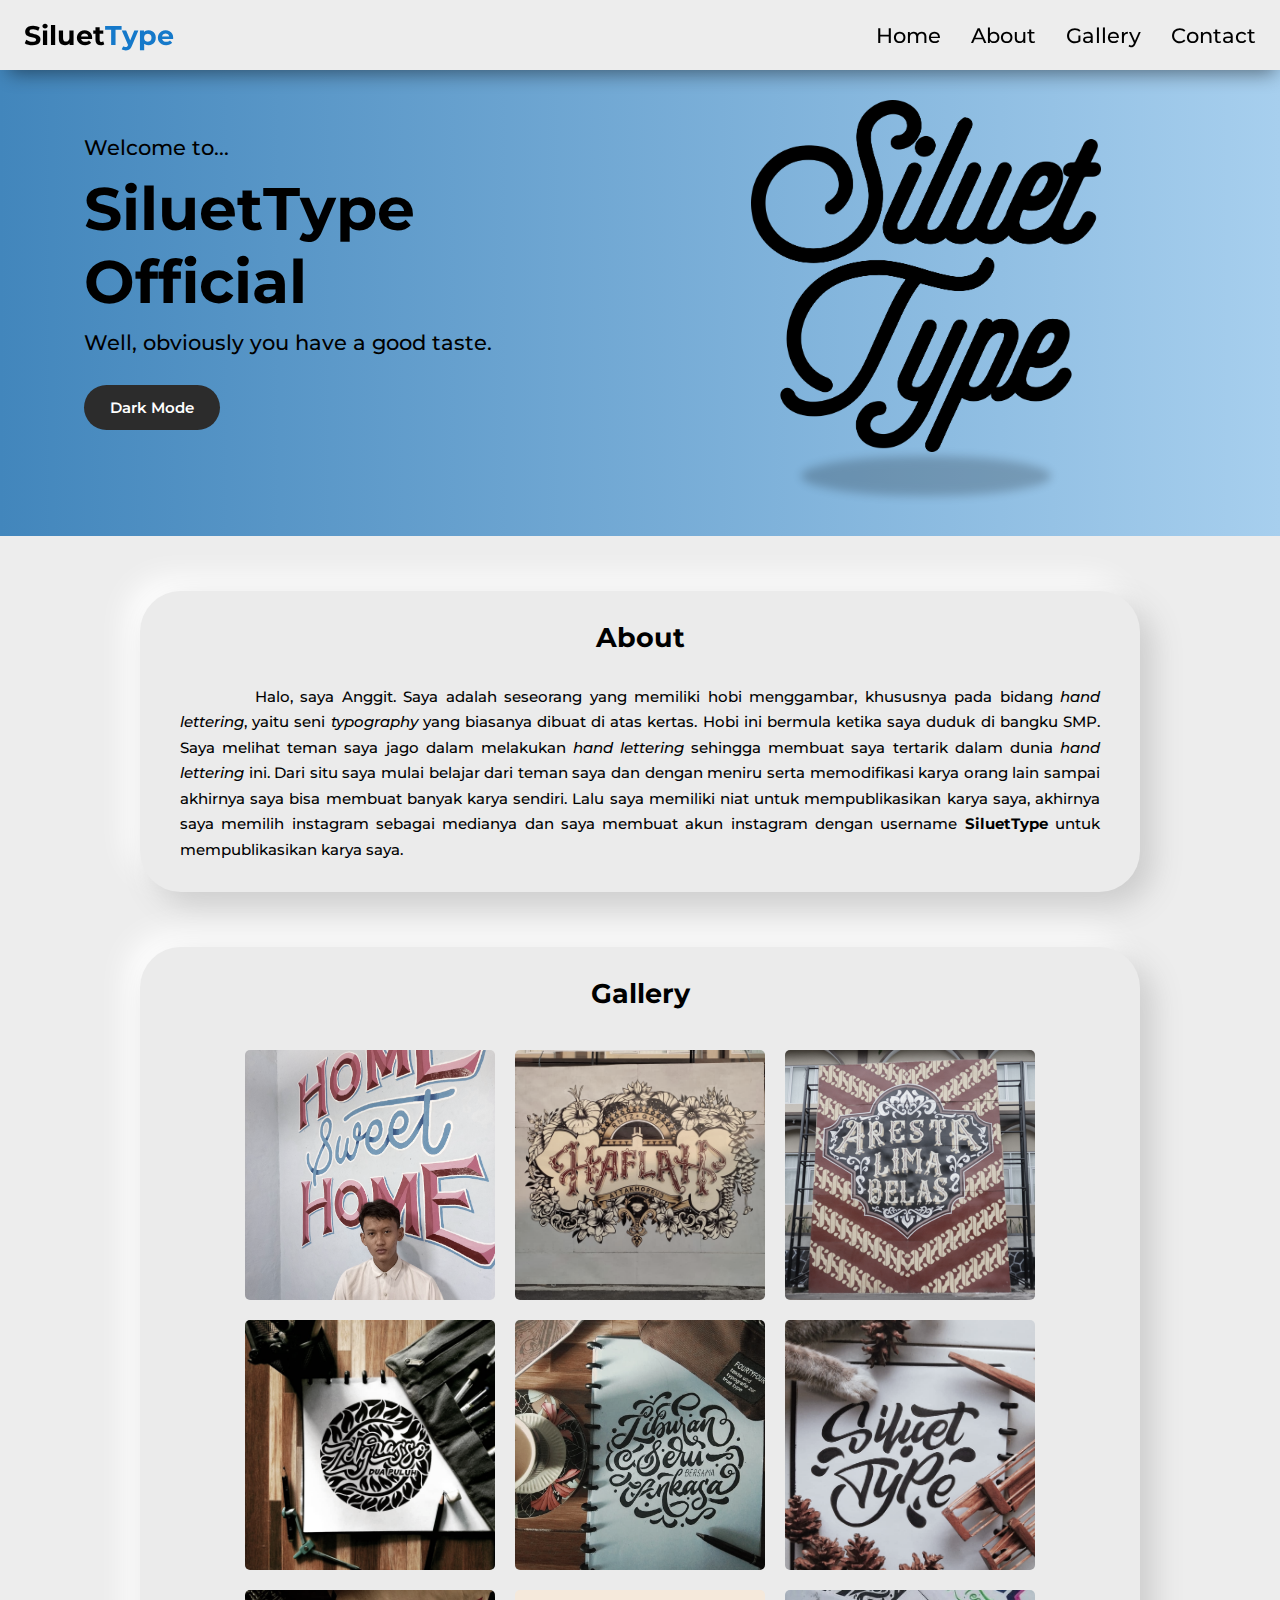
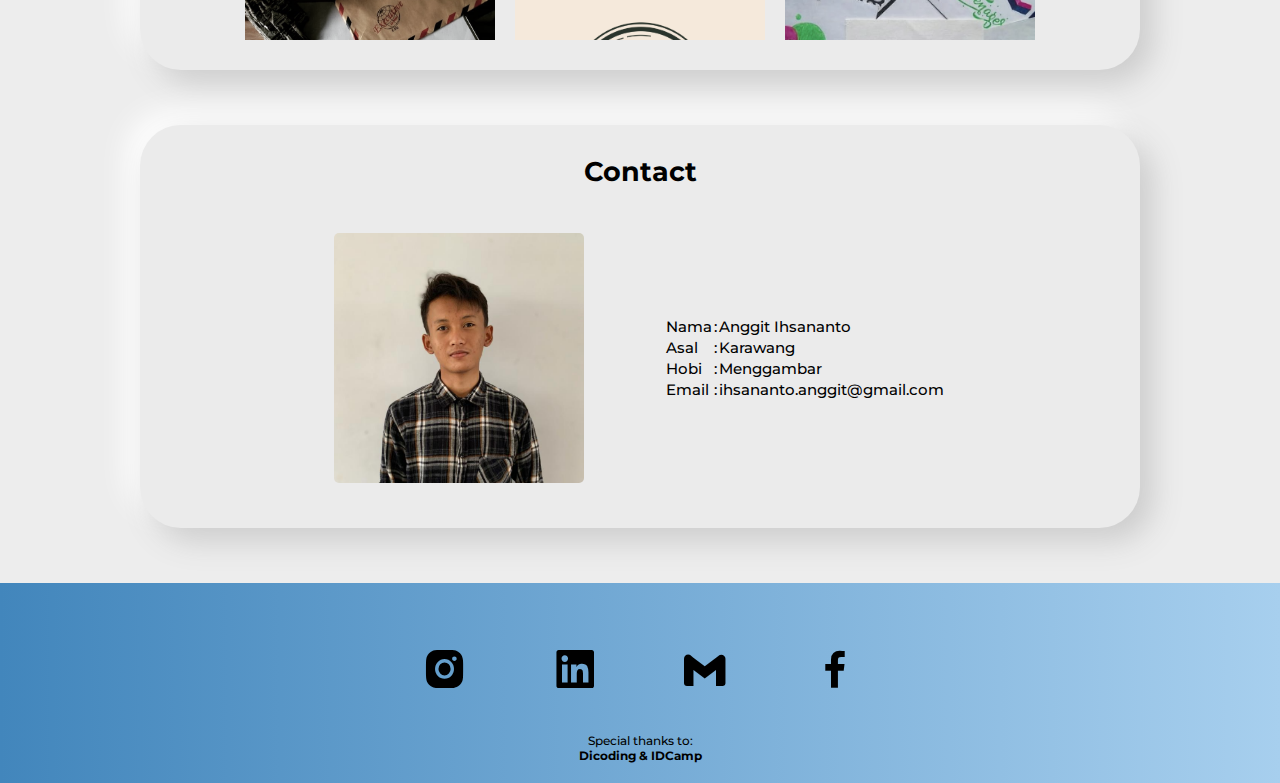
<file: index.html>
<!DOCTYPE html>
<html lang="en">
<head>
    <meta charset="UTF-8">
    <meta http-equiv="X-UA-Compatible" content="IE=edge">
    <meta name="viewport" content="width=device-width, initial-scale=1.0">
    <link href='https://unpkg.com/boxicons@2.1.2/css/boxicons.min.css' rel='stylesheet'>
    <link id="stylesheet" rel="stylesheet" href="assets/style.css">
    <link rel="icon" type="image" href="./assets/img/page-icon.png">
    <title>SiluetType</title>
</head>
<body>
    <header class="header">
        <nav class="nav container">
            <a href="#main" class="nav-logo">Siluet<span>Type</span></a>

            <div class="nav-menu" id="nav-menu">
                <ul class="nav-list">
                    <li class="nav-item"><a href="#main" class="nav-link">Home</a></li>
                    <li class="nav-item"><a href="#about" class="nav-link">About</a></li>
                    <li class="nav-item"><a href="#gallery" class="nav-link">Gallery</a></li>
                    <li class="nav-item"><a href="#contact" class="nav-link">Contact</a></li>
                </ul>

                <div class="nav-close" id="nav-close">
                    <i class='bx bx-x'></i>
                </div>
            </div>
            <div class="nav-grid" id="nav-grid">
                <i class='bx bx-grid-alt'></i>
            </div>
        </nav>
    </header>
    
    <main>
        <div id="main">
            <section class="hero">
                <div class="hero-container container">
                    <div class="hero-content">
                        <span class="hero-subtitle">Welcome to...</span>
                        <h1 class="hero-title">SiluetType Official</h1>
                        <span class="hero-subtitle">Well, obviously you have a good taste.</span>
                        <div id="hero-button" class="hero-button" onclick="changeMode()">Dark Mode</div>
                    </div>
                    <div class="hero-img">
                        <img id="hero-logo" src="./assets/img/logo.png" alt="SiluetType logo">
                        <div class="img-shadow"></div>
                    </div>
                </div>
            </section>

            <article id="about" class="card">
                <h2>About</h2>
                <p>Halo, saya Anggit. Saya adalah seseorang yang memiliki hobi menggambar, khususnya pada bidang <i>hand lettering</i>, yaitu seni <i>typography</i> yang biasanya dibuat di atas kertas. Hobi ini bermula ketika saya duduk di bangku SMP. Saya melihat teman saya jago dalam melakukan <i>hand lettering</i> sehingga membuat saya tertarik dalam dunia <i>hand lettering</i> ini. Dari situ saya mulai belajar dari teman saya dan dengan meniru serta memodifikasi karya orang lain sampai akhirnya saya bisa membuat banyak karya sendiri. Lalu saya memiliki niat untuk mempublikasikan karya saya, akhirnya saya memilih instagram sebagai medianya dan saya membuat akun instagram dengan username <b>SiluetType</b> untuk mempublikasikan karya saya.</p>
            </article>

            <article id="gallery" class="card">
                <div class="container">
                    <h2>Gallery</h2>
                    <div class="gallery-flex">
                        <div class="photo-item">
                            <a href="./deskripsi1.html"><img href src="./assets/img/1.jpg" alt=""></a>
                        </div>
                        <div class="photo-item">
                            <a href="./deskripsi2.html"><img src="./assets/img/2.jpg" alt=""></a>
                        </div>
                        <div class="photo-item">
                            <a href="deskripsi3.html"><img src="./assets/img/3.jpg" alt=""></a>
                        </div>
                        
                        <div class="photo-item">
                            <a href="./deskripsi4.html"><img src="./assets/img/4.jpg" alt=""></a>
                        </div>
                        <div class="photo-item">
                            <a href="./deskripsi5.html"><img src="./assets/img/5.jpg" alt=""></a>
                        </div>
                        <div class="photo-item">
                            <img src="./assets/img/6.jpg" onclick="comingSoon()" alt="">
                        </div>
                        
                        <div class="photo-item">
                            <img src="./assets/img/7.jpg" onclick="comingSoon()" alt="">
                        </div>
                        <div class="photo-item">
                            <img src="./assets/img/8.png" onclick="comingSoon()" alt="">
                        </div>
                        <div class="photo-item">
                            <img src="./assets/img/9.jpg" onclick="comingSoon()" alt="">
                        </div>
                        
                    </div>
                </div>
            </article>

            <aside id="contact" class="card">
                <div class="container">
                    <h2>Contact</h2>
                    <div class="contact-flex">
                        <div class="profile-photo">
                            <img src="./assets/img/profile.png" alt="foto profil">
                        </div>
                        <div class="profile-contact">
                            <table cellpadding="10">
                                <tr>
                                    <td>Nama</td>
                                    <td>:</td>
                                    <td>Anggit Ihsananto</td>
                                </tr>
                                <tr>
                                    <td>Asal</td>
                                    <td>:</td>
                                    <td>Karawang</td>
                                </tr>
                                <tr>
                                    <td>Hobi</td>
                                    <td>:</td>
                                    <td>Menggambar</td>
                                </tr>
                                <tr>
                                    <td>Email</td>
                                    <td>:</td>
                                    <td>ihsananto.anggit@gmail.com</td>
                                </tr>
                            </table>
                        </div>
                    </div>
                </div>
            </aside>
        </div>
    </main>

    <footer>
        <div class="footer">
            <div class="footer-flex">
                <div class="footer-item"><a href="https://www.instagram.com/siluettype/" target="_blank"><i class='bx bxl-instagram-alt' ></i></a></div>
                <div class="footer-item"><a href="https://www.linkedin.com/in/anggit-ihsananto-60110921b/" target="_blank"><i class='bx bxl-linkedin-square'></i></a></div>
                <div class="footer-item"><i id="email" onclick="emailCopy()" class='bx bxl-gmail'></i></div>
                <div class="footer-item"><a href="https://facebook.com/anggit.ihsananto/" target="_blank"><i class='bx bxl-facebook'></i></a></div>
            </div>
            <div>
                <p>Special thanks to:</p>
                <p><b>Dicoding & IDCamp</b></p>
            </div>
        </div>
    </footer>

    <script src="./assets/main.js"></script>
</body>
</html>
</file>
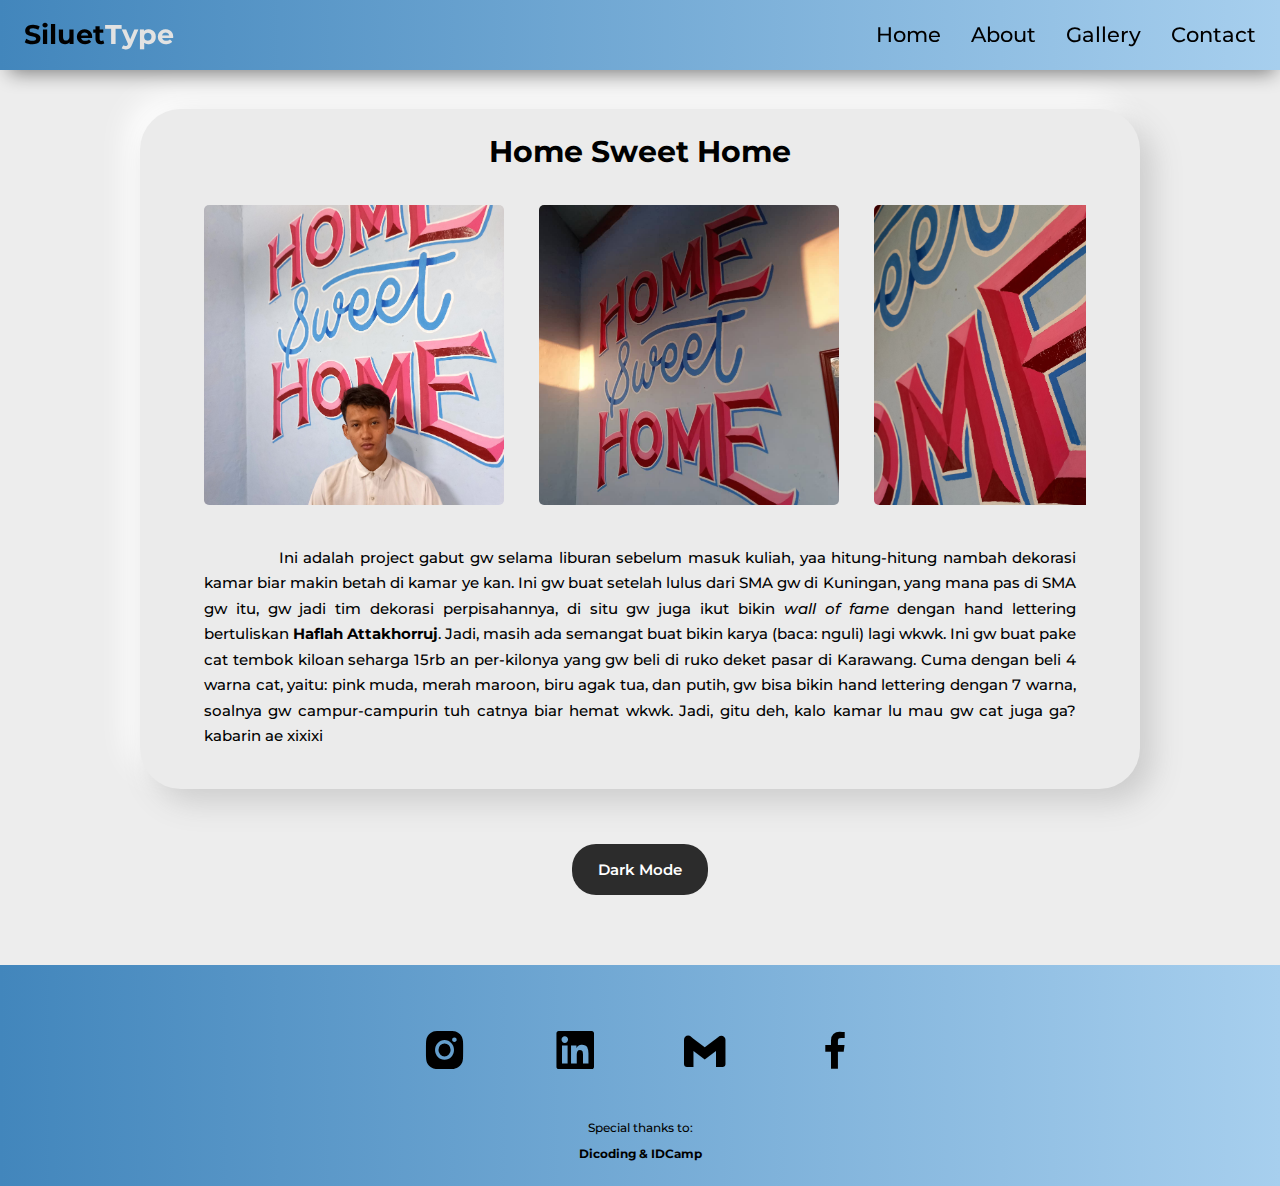
<file: deskripsi1.html>
<!DOCTYPE html>
<html lang="en">
<head>
    <meta charset="UTF-8">
    <meta http-equiv="X-UA-Compatible" content="IE=edge">
    <meta name="viewport" content="width=device-width, initial-scale=1.0">
    <link href='https://unpkg.com/boxicons@2.1.2/css/boxicons.min.css' rel='stylesheet'>
    <link rel="icon" type="image" href="./assets/img/page-icon.png">
    <link id="stylesheet" rel="stylesheet" href="./assets/style-deskripsi.css">
    <title>SiluetType - Home Sweet Home</title>
</head>
<body>
    <header class="header">
        <nav class="nav container">
            <a href="./index.html" class="nav-logo">Siluet<span>Type</span></a>

            <div class="nav-menu" id="nav-menu">
                <ul class="nav-list">
                    <li class="nav-item"><a href="./index.html" class="nav-link">Home</a></li>
                    <li class="nav-item"><a href="./index.html#about" class="nav-link">About</a></li>
                    <li class="nav-item"><a href="./index.html#gallery" class="nav-link">Gallery</a></li>
                    <li class="nav-item"><a href="./index.html#contact" class="nav-link">Contact</a></li>
                </ul>

                <div class="nav-close" id="nav-close">
                    <i class='bx bx-x'></i>
                </div>
            </div>
            <div class="nav-grid" id="nav-grid">
                <i class='bx bx-grid-alt'></i>
            </div>
        </nav>
    </header>

    <main>
        <div id="tes"></div>

        <article id="gallery" class="card">
            <div class="container">
                <h1>Home Sweet Home</h1>
                <div class="gallery-flex">
                    <div class="photo-item">
                        <img href src="./assets/img/1.jpg" alt="">
                    </div>
                    <div class="photo-item">
                        <img src="./assets/img/desk1_1.jpg" alt="">
                    </div>
                    <div class="photo-item">
                        <img src="./assets/img/desk1_2.jpg" alt="">
                    </div>
                    <div class="photo-item">
                        <img src="./assets/img/desk1_3.jpg" alt="">
                    </div>
                    <div class="photo-item">
                        <img src="./assets/img/desk1_4.jpg" alt="">
                    </div>
                    <div class="photo-item">
                        <img src="./assets/img/desk1_5.jpg" alt="">
                    </div>
                </div>
                <p>Ini adalah project gabut gw selama liburan sebelum masuk kuliah, yaa hitung-hitung nambah dekorasi kamar biar makin betah di kamar ye kan. Ini gw buat setelah lulus dari SMA gw di Kuningan, yang mana pas di SMA gw itu, gw jadi tim dekorasi perpisahannya, di situ gw juga ikut bikin <i>wall of fame</i> dengan hand lettering bertuliskan <b><a href="./deskripsi2.html">Haflah Attakhorruj</a></b>. Jadi, masih ada semangat buat bikin karya (baca: nguli) lagi wkwk. Ini gw buat pake cat tembok kiloan seharga 15rb an per-kilonya yang gw beli di ruko deket pasar di Karawang. Cuma dengan beli 4 warna cat, yaitu: pink muda, merah maroon, biru agak tua, dan putih, gw bisa bikin hand lettering dengan 7 warna, soalnya gw campur-campurin tuh catnya biar hemat wkwk. Jadi, gitu deh, kalo kamar lu mau gw cat juga ga? kabarin ae xixixi </p>
            </div>
        </article>

        <div id="mode-button" class="mode-button" onclick="changeMode()">Dark Mode</div>
    </main>
    
    <footer>
        <div class="footer-container">
            <div class="footer">
                <div class="footer-flex">
                    <div class="footer-item"><a href="https://www.instagram.com/siluettype/" target="_blank"><i class='bx bxl-instagram-alt' ></i></a></div>
                    <div class="footer-item"><a href="https://www.linkedin.com/in/anggit-ihsananto-60110921b/" target="_blank"><i class='bx bxl-linkedin-square'></i></a></div>
                    <div class="footer-item"><i id="email" onclick="emailCopy()" class='bx bxl-gmail'></i></div>
                    <div class="footer-item"><a href="https://facebook.com/anggit.ihsananto/" target="_blank"><i class='bx bxl-facebook'></i></a></div>
                </div>
                <div>
                    <p>Special thanks to:</p>
                    <p><b>Dicoding & IDCamp</b></p>
                </div>
            </div>
        </div>
    </footer>
    <script src="./assets/deskripsi.js"></script>
</body>
</html>
</file>
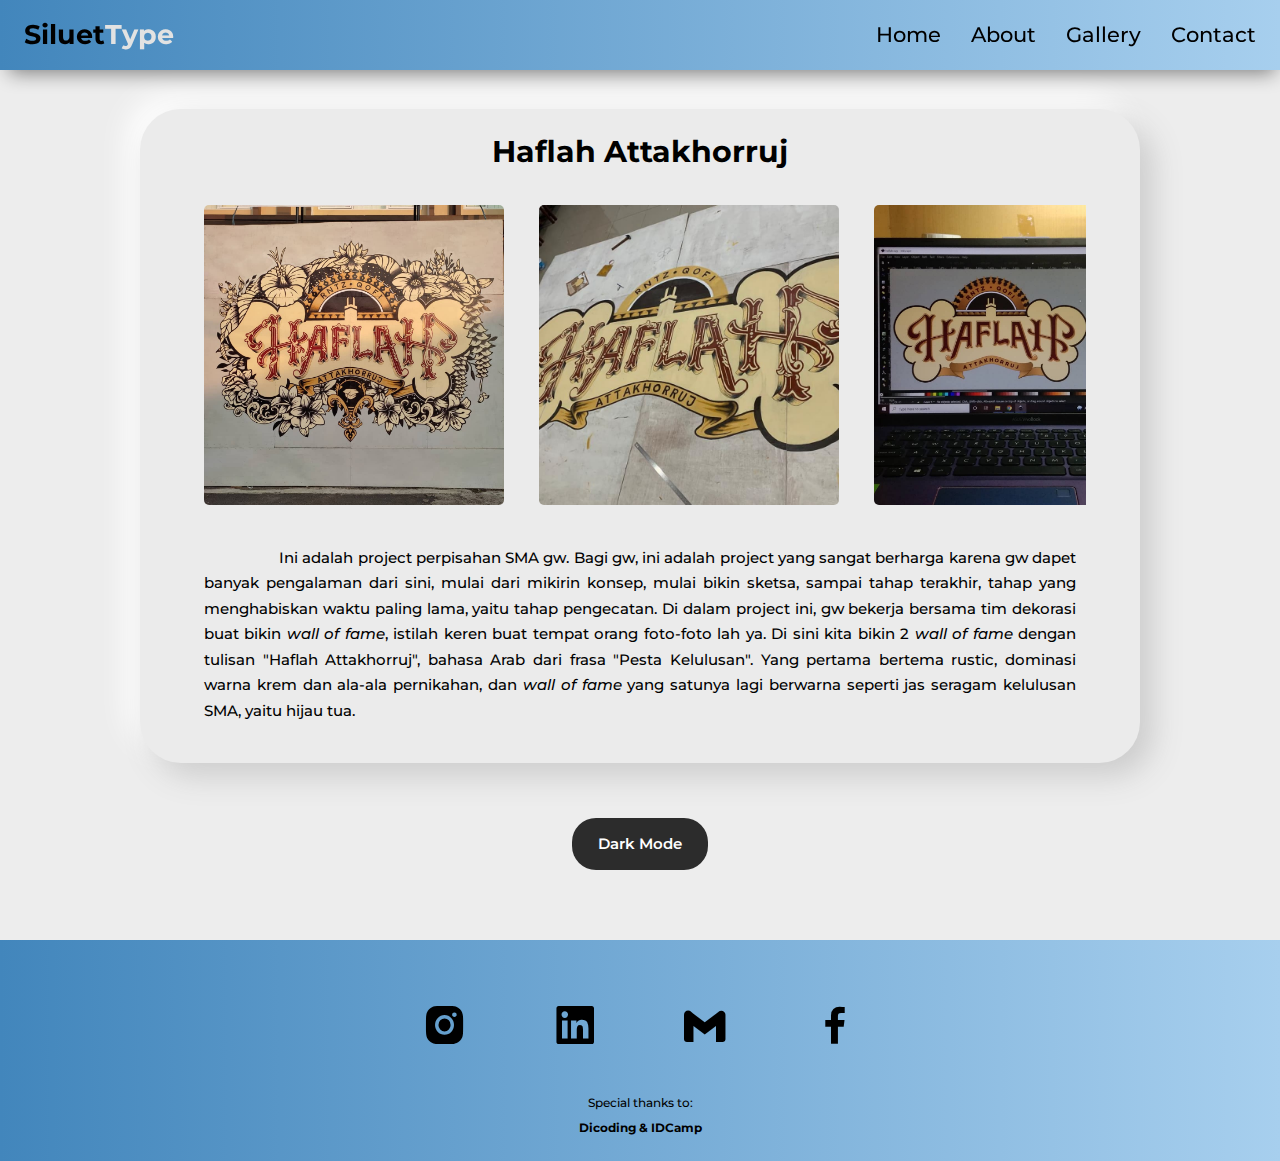
<file: deskripsi2.html>
<!DOCTYPE html>
<html lang="en">
<head>
    <meta charset="UTF-8">
    <meta http-equiv="X-UA-Compatible" content="IE=edge">
    <meta name="viewport" content="width=device-width, initial-scale=1.0">
    <link href='https://unpkg.com/boxicons@2.1.2/css/boxicons.min.css' rel='stylesheet'>
    <link rel="icon" type="image" href="./assets/img/page-icon.png">
    <link id="stylesheet" rel="stylesheet" href="./assets/style-deskripsi.css">
    <title>SiluetType - Haflah Attakhorruj</title>
</head>
<body>
    <header class="header">
        <nav class="nav container">
            <a href="./index.html" class="nav-logo">Siluet<span>Type</span></a>

            <div class="nav-menu" id="nav-menu">
                <ul class="nav-list">
                    <li class="nav-item"><a href="./index.html" class="nav-link">Home</a></li>
                    <li class="nav-item"><a href="./index.html#about" class="nav-link">About</a></li>
                    <li class="nav-item"><a href="./index.html#gallery" class="nav-link">Gallery</a></li>
                    <li class="nav-item"><a href="./index.html#contact" class="nav-link">Contact</a></li>
                </ul>

                <div class="nav-close" id="nav-close">
                    <i class='bx bx-x'></i>
                </div>
            </div>
            <div class="nav-grid" id="nav-grid">
                <i class='bx bx-grid-alt'></i>
            </div>
        </nav>
    </header>

    <main>
        <div id="tes"></div>

        <article id="gallery" class="card">
            <div class="container">
                <h1>Haflah Attakhorruj</h1>
                <div class="gallery-flex">
                    <div class="photo-item">
                        <img href src="./assets/img/2.jpg" alt="">
                    </div>
                    <div class="photo-item">
                        <img src="./assets/img/desk2_2.jpg" alt="">
                    </div>
                    <div class="photo-item">
                        <img src="./assets/img/desk2_3.jpg" alt="">
                    </div>
                    <div class="photo-item">
                        <img src="./assets/img/desk2_4.jpg" alt="">
                    </div>
                    <div class="photo-item">
                        <img src="./assets/img/desk2_5.jpg" alt="">
                    </div>
                    <div class="photo-item">
                        <img src="./assets/img/desk2_6.jpeg" alt="">
                    </div>
                    <div class="photo-item">
                        <img src="./assets/img/desk2_7.jpeg" alt="">
                    </div>
                    <div class="photo-item">
                        <img src="./assets/img/desk2_8.jpeg" alt="">
                    </div>
                </div>
                <p>Ini adalah project perpisahan SMA gw. Bagi gw, ini adalah project yang sangat berharga karena gw dapet banyak pengalaman dari sini, mulai dari mikirin konsep, mulai bikin sketsa, sampai tahap terakhir, tahap yang menghabiskan waktu paling lama, yaitu tahap pengecatan. Di dalam project ini, gw bekerja bersama tim dekorasi buat bikin <i>wall of fame</i>, istilah keren buat tempat orang foto-foto lah ya. Di sini kita bikin 2 <i>wall of fame</i> dengan tulisan "Haflah Attakhorruj", bahasa Arab dari frasa "Pesta Kelulusan". Yang pertama bertema rustic, dominasi warna krem dan ala-ala pernikahan, dan <i>wall of fame</i> yang satunya lagi berwarna seperti jas seragam kelulusan SMA, yaitu hijau tua.</p>
            </div>
        </article>

        <div id="mode-button" class="mode-button" onclick="changeMode()">Dark Mode</div>
    </main>
    
    <footer>
        <div class="footer-container">
            <div class="footer">
                <div class="footer-flex">
                    <div class="footer-item"><a href="https://www.instagram.com/siluettype/" target="_blank"><i class='bx bxl-instagram-alt' ></i></a></div>
                    <div class="footer-item"><a href="https://www.linkedin.com/in/anggit-ihsananto-60110921b/" target="_blank"><i class='bx bxl-linkedin-square'></i></a></div>
                    <div class="footer-item"><i id="email" onclick="emailCopy()" class='bx bxl-gmail'></i></div>
                    <div class="footer-item"><a href="https://facebook.com/anggit.ihsananto/" target="_blank"><i class='bx bxl-facebook'></i></a></div>
                </div>
                <div>
                    <p>Special thanks to:</p>
                    <p><b>Dicoding & IDCamp</b></p>
                </div>
            </div>
        </div>
    </footer>
    <script src="./assets/deskripsi.js"></script>
</body>
</html>
</file>
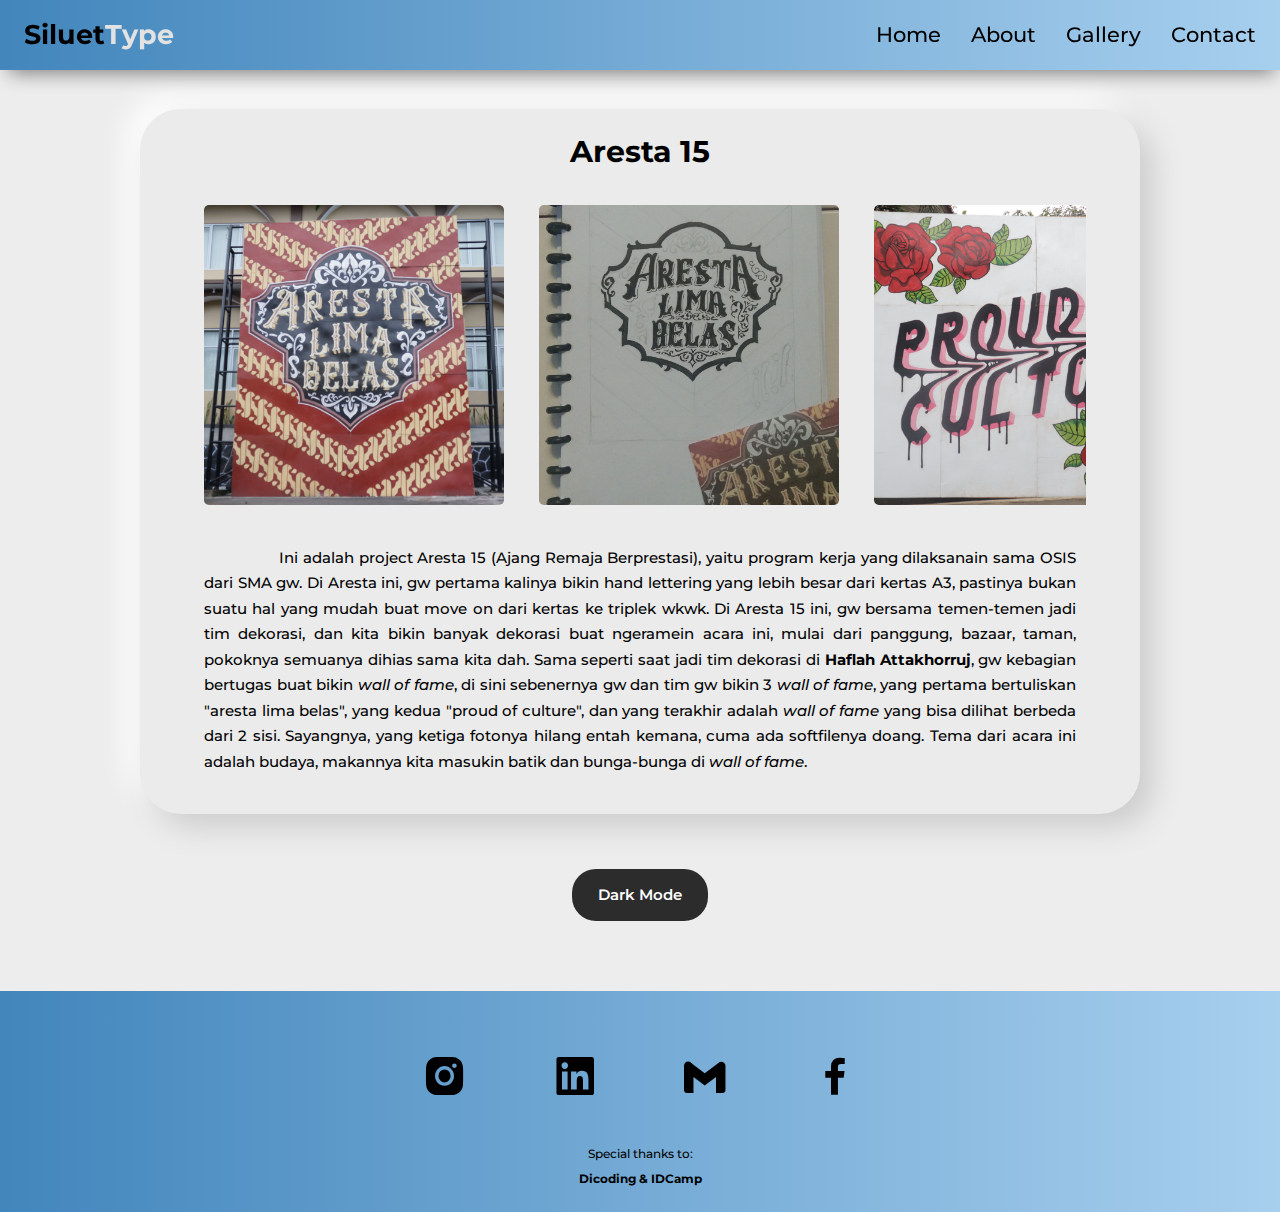
<file: deskripsi3.html>
<!DOCTYPE html>
<html lang="en">
<head>
    <meta charset="UTF-8">
    <meta http-equiv="X-UA-Compatible" content="IE=edge">
    <meta name="viewport" content="width=device-width, initial-scale=1.0">
    <link href='https://unpkg.com/boxicons@2.1.2/css/boxicons.min.css' rel='stylesheet'>
    <link rel="icon" type="image" href="./assets/img/page-icon.png">
    <link id="stylesheet" rel="stylesheet" href="./assets/style-deskripsi.css">
    <title>SiluetType - Aresta 15</title>
</head>
<body>
    <header class="header">
        <nav class="nav container">
            <a href="./index.html" class="nav-logo">Siluet<span>Type</span></a>

            <div class="nav-menu" id="nav-menu">
                <ul class="nav-list">
                    <li class="nav-item"><a href="./index.html" class="nav-link">Home</a></li>
                    <li class="nav-item"><a href="./index.html#about" class="nav-link">About</a></li>
                    <li class="nav-item"><a href="./index.html#gallery" class="nav-link">Gallery</a></li>
                    <li class="nav-item"><a href="./index.html#contact" class="nav-link">Contact</a></li>
                </ul>

                <div class="nav-close" id="nav-close">
                    <i class='bx bx-x'></i>
                </div>
            </div>
            <div class="nav-grid" id="nav-grid">
                <i class='bx bx-grid-alt'></i>
            </div>
        </nav>
    </header>

    <main>
        <div id="tes"></div>

        <article id="gallery" class="card">
            <div class="container">
                <h1><a href="https://www.instagram.com/aresta.official/">Aresta 15</a></h1>
                <div class="gallery-flex">
                    <div class="photo-item">
                        <img href src="./assets/img/3.jpg" alt="">
                    </div>
                    <div class="photo-item">
                        <img src="./assets/img/desk3_2.jpg" alt="">
                    </div>
                    <div class="photo-item">
                        <img src="./assets/img/desk3_1.jpg" alt="">
                    </div>
                    <div class="photo-item">
                        <img src="./assets/img/desk3_3.jpg" alt="">
                    </div>
                    <div class="photo-item">
                        <img src="./assets/img/desk3_4.jpg" alt="">
                    </div>
                    <div class="photo-item">
                        <img src="./assets/img/desk3_5.jpg" alt="">
                    </div>
                
                </div>
                <p>Ini adalah project Aresta 15 (Ajang Remaja Berprestasi), yaitu program kerja yang dilaksanain sama OSIS dari SMA gw. Di Aresta ini, gw pertama kalinya bikin hand lettering yang lebih besar dari kertas A3, pastinya bukan suatu hal yang mudah buat move on dari kertas ke triplek wkwk. Di Aresta 15 ini, gw bersama temen-temen jadi tim dekorasi, dan kita bikin banyak dekorasi buat ngeramein acara ini, mulai dari panggung, bazaar, taman, pokoknya semuanya dihias sama kita dah. Sama seperti saat jadi tim dekorasi di <a href="./deskripsi2.html"><b>Haflah Attakhorruj</b></a>, gw kebagian bertugas buat bikin <i>wall of fame</i>, di sini sebenernya gw dan tim gw bikin 3 <i>wall of fame</i>, yang pertama bertuliskan "aresta lima belas", yang kedua "proud of culture", dan yang terakhir adalah <i>wall of fame</i> yang bisa dilihat berbeda dari 2 sisi. Sayangnya, yang ketiga fotonya hilang entah kemana, cuma ada softfilenya doang. Tema dari acara ini adalah budaya, makannya kita masukin batik dan bunga-bunga di <i>wall of fame</i>. </p>
            </div>
        </article>

        <div id="mode-button" class="mode-button" onclick="changeMode()">Dark Mode</div>
    </main>
    
    <footer>
        <div class="footer-container">
            <div class="footer">
                <div class="footer-flex">
                    <div class="footer-item"><a href="https://www.instagram.com/siluettype/" target="_blank"><i class='bx bxl-instagram-alt' ></i></a></div>
                    <div class="footer-item"><a href="https://www.linkedin.com/in/anggit-ihsananto-60110921b/" target="_blank"><i class='bx bxl-linkedin-square'></i></a></div>
                    <div class="footer-item"><i id="email" onclick="emailCopy()" class='bx bxl-gmail'></i></div>
                    <div class="footer-item"><a href="https://facebook.com/anggit.ihsananto/" target="_blank"><i class='bx bxl-facebook'></i></a></div>
                </div>
                <div>
                    <p>Special thanks to:</p>
                    <p><b>Dicoding & IDCamp</b></p>
                </div>
            </div>
        </div>
    </footer>
    <script src="./assets/deskripsi.js"></script>
</body>
</html>
</file>
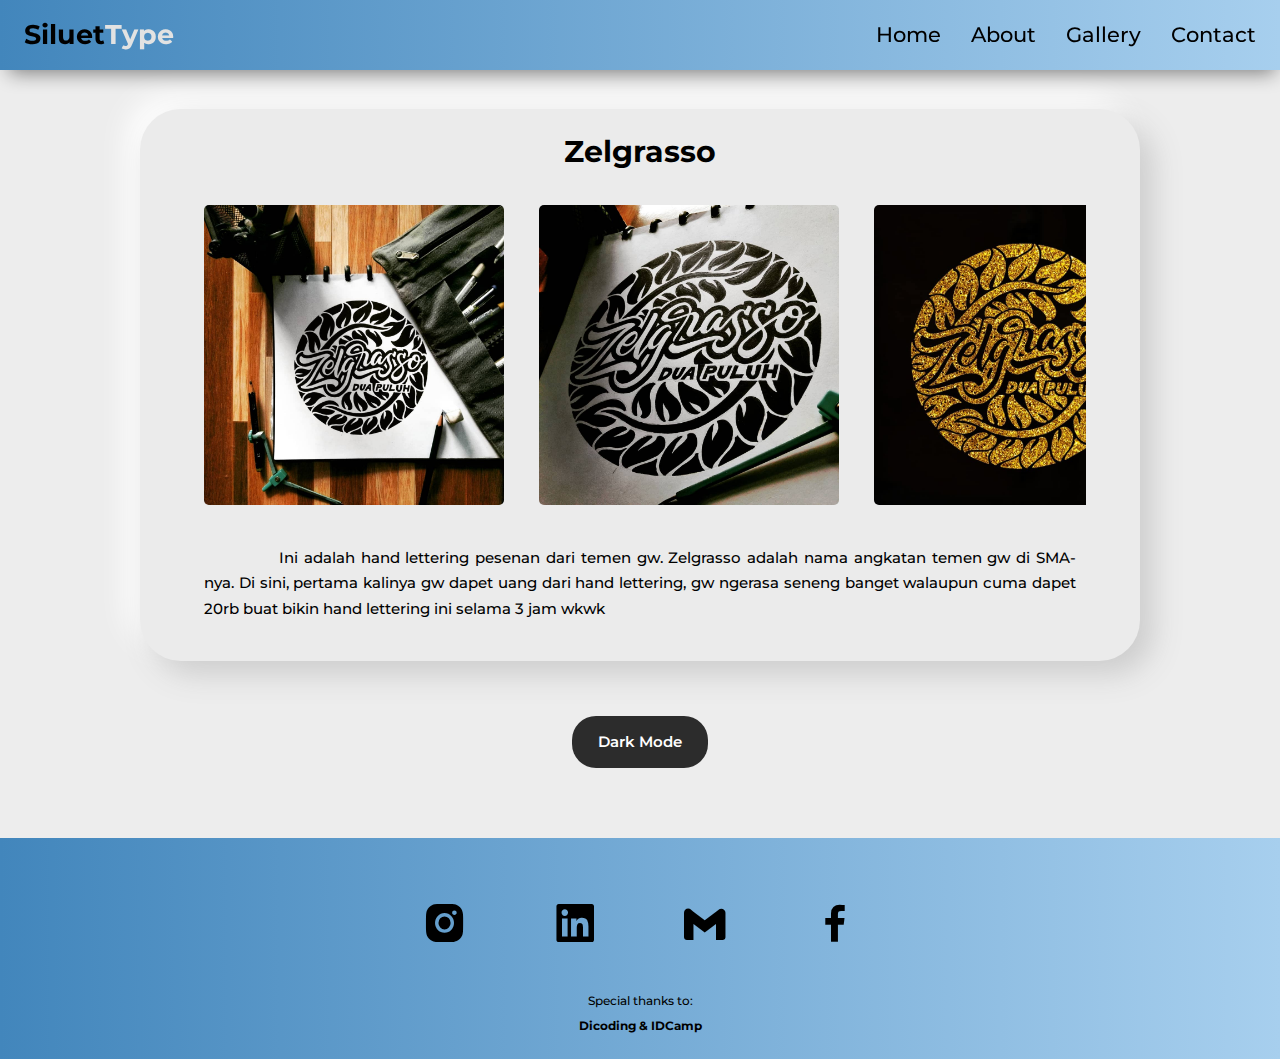
<file: deskripsi4.html>
<!DOCTYPE html>
<html lang="en">
<head>
    <meta charset="UTF-8">
    <meta http-equiv="X-UA-Compatible" content="IE=edge">
    <meta name="viewport" content="width=device-width, initial-scale=1.0">
    <link href='https://unpkg.com/boxicons@2.1.2/css/boxicons.min.css' rel='stylesheet'>
    <link rel="icon" type="image" href="./assets/img/page-icon.png">
    <link id="stylesheet" rel="stylesheet" href="./assets/style-deskripsi.css">
    <title>SiluetType - Zelgrasso</title>
</head>
<body>
    <header class="header">
        <nav class="nav container">
            <a href="./index.html" class="nav-logo">Siluet<span>Type</span></a>

            <div class="nav-menu" id="nav-menu">
                <ul class="nav-list">
                    <li class="nav-item"><a href="./index.html" class="nav-link">Home</a></li>
                    <li class="nav-item"><a href="./index.html#about" class="nav-link">About</a></li>
                    <li class="nav-item"><a href="./index.html#gallery" class="nav-link">Gallery</a></li>
                    <li class="nav-item"><a href="./index.html#contact" class="nav-link">Contact</a></li>
                </ul>

                <div class="nav-close" id="nav-close">
                    <i class='bx bx-x'></i>
                </div>
            </div>
            <div class="nav-grid" id="nav-grid">
                <i class='bx bx-grid-alt'></i>
            </div>
        </nav>
    </header>

    <main>
        <div id="tes"></div>

        <article id="gallery" class="card">
            <div class="container">
                <h1><a href="https://www.instagram.com/aresta.official/">Zelgrasso</a></h1>
                <div class="gallery-flex">
                    <div class="photo-item">
                        <img href src="./assets/img/4.jpg" alt="">
                    </div>
                    <div class="photo-item">
                        <img src="./assets/img/desk4_1.jpg" alt="">
                    </div>
                    <div class="photo-item">
                        <img src="./assets/img/desk4_2.jpg" alt="">
                    </div>
                
                </div>
                <p>Ini adalah hand lettering pesenan dari temen gw. Zelgrasso adalah nama angkatan temen gw di SMA-nya. Di sini, pertama kalinya gw dapet uang dari hand lettering, gw ngerasa seneng banget walaupun cuma dapet 20rb buat bikin hand lettering ini selama 3 jam wkwk</p>
            </div>
        </article>

        <div id="mode-button" class="mode-button" onclick="changeMode()">Dark Mode</div>
    </main>
    
    <footer>
        <div class="footer-container">
            <div class="footer">
                <div class="footer-flex">
                    <div class="footer-item"><a href="https://www.instagram.com/siluettype/" target="_blank"><i class='bx bxl-instagram-alt' ></i></a></div>
                    <div class="footer-item"><a href="https://www.linkedin.com/in/anggit-ihsananto-60110921b/" target="_blank"><i class='bx bxl-linkedin-square'></i></a></div>
                    <div class="footer-item"><i id="email" onclick="emailCopy()" class='bx bxl-gmail'></i></div>
                    <div class="footer-item"><a href="https://facebook.com/anggit.ihsananto/" target="_blank"><i class='bx bxl-facebook'></i></a></div>
                </div>
                <div>
                    <p>Special thanks to:</p>
                    <p><b>Dicoding & IDCamp</b></p>
                </div>
            </div>
        </div>
    </footer>
    <script src="./assets/deskripsi.js"></script>
</body>
</html>
</file>
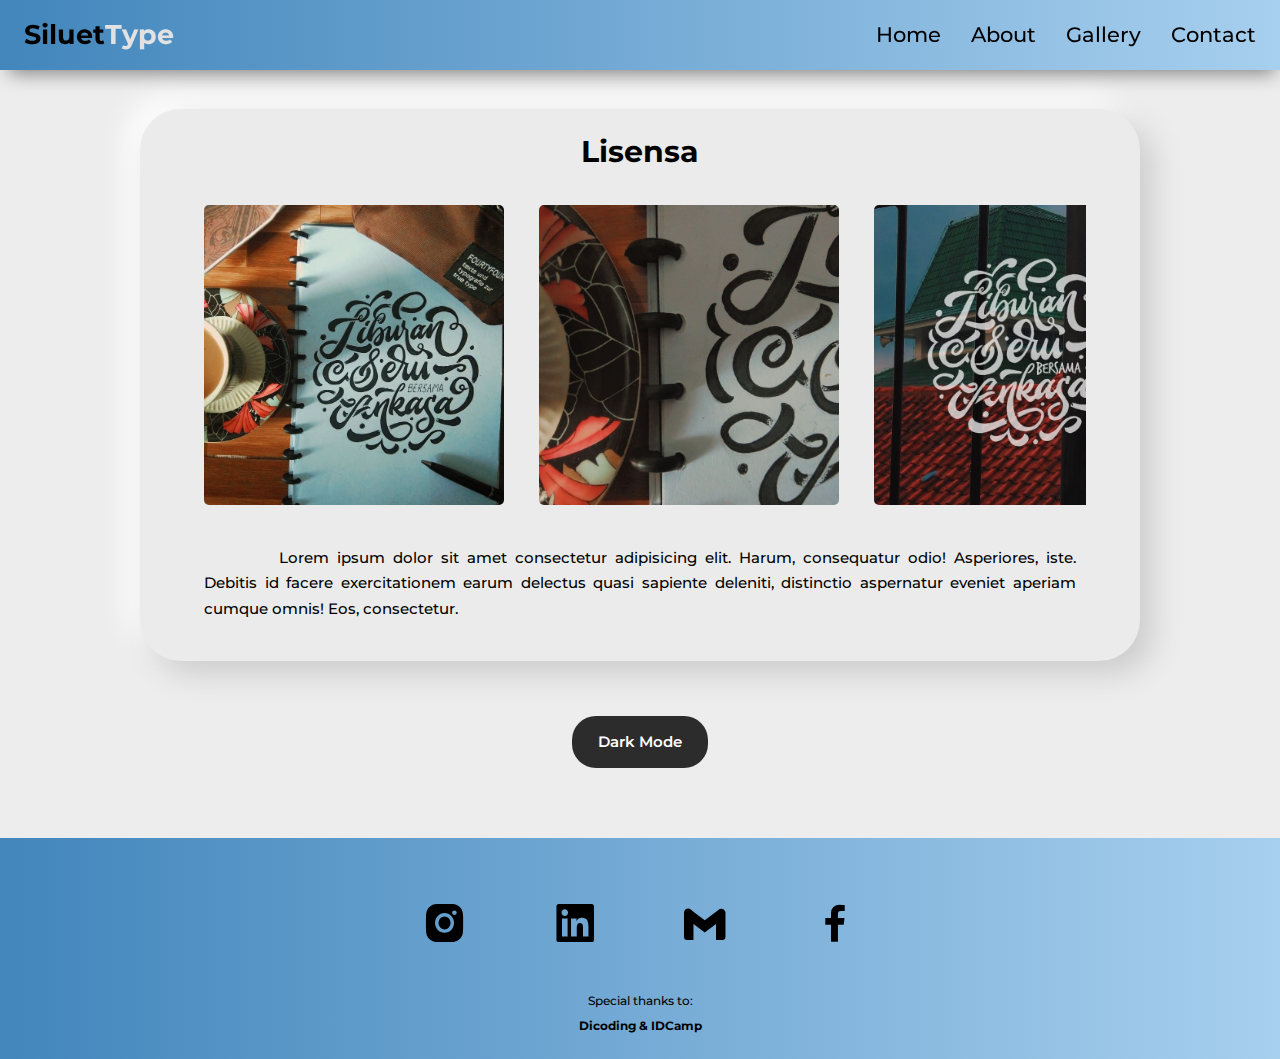
<file: deskripsi5.html>
<!DOCTYPE html>
<html lang="en">
<head>
    <meta charset="UTF-8">
    <meta http-equiv="X-UA-Compatible" content="IE=edge">
    <meta name="viewport" content="width=device-width, initial-scale=1.0">
    <link href='https://unpkg.com/boxicons@2.1.2/css/boxicons.min.css' rel='stylesheet'>
    <link rel="icon" type="image" href="./assets/img/page-icon.png">
    <link id="stylesheet" rel="stylesheet" href="./assets/style-deskripsi.css">
    <title>SiluetType - Lisensa</title>
</head>
<body>
    <header class="header">
        <nav class="nav container">
            <a href="./index.html" class="nav-logo">Siluet<span>Type</span></a>

            <div class="nav-menu" id="nav-menu">
                <ul class="nav-list">
                    <li class="nav-item"><a href="./index.html" class="nav-link">Home</a></li>
                    <li class="nav-item"><a href="./index.html#about" class="nav-link">About</a></li>
                    <li class="nav-item"><a href="./index.html#gallery" class="nav-link">Gallery</a></li>
                    <li class="nav-item"><a href="./index.html#contact" class="nav-link">Contact</a></li>
                </ul>

                <div class="nav-close" id="nav-close">
                    <i class='bx bx-x'></i>
                </div>
            </div>
            <div class="nav-grid" id="nav-grid">
                <i class='bx bx-grid-alt'></i>
            </div>
        </nav>
    </header>

    <main>
        <div id="tes"></div>

        <article id="gallery" class="card">
            <div class="container">
                <h1><a href="https://www.instagram.com/aresta.official/">Lisensa</a></h1>
                <div class="gallery-flex">
                    <div class="photo-item">
                        <img href src="./assets/img/5.jpg" alt="">
                    </div>
                    <div class="photo-item">
                        <img src="./assets/img/desk5_1.jpg" alt="">
                    </div>
                    <div class="photo-item">
                        <img src="./assets/img/desk5_2.jpg" alt="">
                    </div>
                </div>
                <p>Lorem ipsum dolor sit amet consectetur adipisicing elit. Harum, consequatur odio! Asperiores, iste. Debitis id facere exercitationem earum delectus quasi sapiente deleniti, distinctio aspernatur eveniet aperiam cumque omnis! Eos, consectetur. </p>
            </div>
        </article>

        <div id="mode-button" class="mode-button" onclick="changeMode()">Dark Mode</div>
    </main>
    
    <footer>
        <div class="footer-container">
            <div class="footer">
                <div class="footer-flex">
                    <div class="footer-item"><a href="https://www.instagram.com/siluettype/" target="_blank"><i class='bx bxl-instagram-alt' ></i></a></div>
                    <div class="footer-item"><a href="https://www.linkedin.com/in/anggit-ihsananto-60110921b/" target="_blank"><i class='bx bxl-linkedin-square'></i></a></div>
                    <div class="footer-item"><i id="email" onclick="emailCopy()" class='bx bxl-gmail'></i></div>
                    <div class="footer-item"><a href="https://facebook.com/anggit.ihsananto/" target="_blank"><i class='bx bxl-facebook'></i></a></div>
                </div>
                <div>
                    <p>Special thanks to:</p>
                    <p><b>Dicoding & IDCamp</b></p>
                </div>
            </div>
        </div>
    </footer>
    <script src="./assets/deskripsi.js"></script>
</body>
</html>
</file>
<file: assets/style.css>
@import url('https://fonts.googleapis.com/css2?family=Montserrat:wght@500;600;700;800&display=swap');
@import url('https://fonts.googleapis.com/css2?family=Space+Grotesk:wght@400;500;700&display=swap');

* {
  font-family: 'Montserrat','Space Grotesk', sans-serif;
  box-sizing: border-box;
  padding: 0;
  margin: 0;
  scroll-behavior: smooth;
}

body{
  font-size: 15px;
  font-weight: 500;
  color: black;
  background-color: #ededed;
  min-width: 430px;
}

a{
  text-decoration: none;
  color: black;
}

ul{
  list-style: none;
}

.container{
  /* max-width: 1024px; */
  margin: 0 24px;
}

.header{
  position: fixed;
  width: 100%;
  top: 0;
  left: 0;
  background-color: #ededed;
  box-shadow: 2px 10px 19px -7px rgba(0,0,0,0.47);
  z-index: 100;
}

.nav{
  height: 54px;
  display: flex;
  justify-content: space-between;
  align-items: center;
}

.nav-grid, .nav-logo{
  color: black;
  display: inline-flex;
}

.nav-logo
{
  font-weight: 700;
  font-size: 27px;
}

.nav-grid{
  font-size: 18px;
  cursor: pointer;
}

.nav a span{
  color: #1579ca;
}

.card{
  max-width: 1000px;
  margin: 20px auto;
  padding: 30px 40px;
  text-align: justify;
  margin: 55px 30px;
  border-radius: 41px;
  background: #ebebeb;
  box-shadow:  13px 13px 30px #cccccc,
              -13px -13px 30px #ffffff;
}

.card h2{
  text-align: center;
  margin-bottom: 30px;
  font-size: 27px;
}

.card p{
  line-height: 1.7em;
  text-indent: 5em;
}
@media screen and (max-width: 767px){
  .nav-menu{
    position: fixed;
    left: 0;
    top: -100%;
    width: 100%;
    padding: 80px 0 64px;
    background-color: #ededed;
    border-radius: 0 0 24px 24px;
    transform: .4s;
    box-shadow: 0 4px 8px 0 rgba(0, 0, 0, 0.2);
  }

  .nav-menu a{
    color: rgb(0, 0, 0);
  }
}

.show-nav-menu{
  top: 0;
}

.nav-list{
  text-align: center;
  display: flex;
  flex-direction: column;
  row-gap: 20px;
}

.nav-list li:hover{
  background-color: #b2d4f0;
  padding: 1px 10px;
  border-radius: 9px;
  transition: 500ms;
}

.nav-close{
  position: absolute;
  top: 10px;
  right: 20px;
  font-size: 18px;
  cursor: pointer;
}

.hero{
  background: rgb(66,134,188);
  background: linear-gradient(90deg, rgba(66,134,188,1) 0%, rgba(167,207,238,1) 100%);  
  padding: 100px 40px 40px 30px;
  display: grid;
  margin-bottom: 55px;
}

.hero-container{
  display: grid;
  align-content: center;
  row-gap: 15px;
}

.hero-content{
  text-align: center;
  margin-left: 30px;
}

.hero-subtitle{
  display: block;
}

.hero-title{
  font-size: 42px;
  margin: 12px 0;
}

.hero-button{
  display: inline-block;
  margin: 30px 0;
  cursor: pointer;
  background-color: #2c2c2c;
  color: white;
  font-weight: 600;
  padding: 13px 26px;
  border-radius: 24px;
  transition: .3s;
}

.hero-button:hover{
  box-shadow: 0 4px 10px black;
}

.hero-img{
  justify-self: center;
}

.hero-img img{
  width: 250px;
  animation: gambar-melayang 2s infinite alternate;
}

@keyframes gambar-melayang{
  0%{
    transform: translateY(0);
  }
  100%{
    transform: translateY(20px);
  }
}

.img-shadow{
  width: 150px;
  height: 20px;
  background-color: black;
  margin: 0 auto;
  border-radius: 50%;
  opacity: 0.2;
  filter: blur(5px);
  animation: shadow 2s infinite alternate;
}

@keyframes shadow{
  0%{
    transform: scale(1,1);
  }
  100%{
    transform: scale(0.8,0.8);
  }
}

.gallery-flex {
  display: flex;
  flex-wrap: wrap;
  justify-content: center;
  max-height: 600px;
  overflow: auto;
}

.gallery-flex .photo-item {
  height: 250px;
  width: 250px;
  position: relative;
  margin: 10px;
  transition: 0.5s ease-in-out;
  overflow: hidden;
  border-radius: 5px;
  cursor: pointer;
  -webkit-filter: grayscale(50%);
  filter: grayscale(50%);
  -webkit-transition: 0.5s ease-in-out;
}

.gallery-flex .photo-item:hover {
  -webkit-filter: grayscale(0);
  filter: grayscale(0);
  transform: scale(1.04);
}

.gallery-flex img {
  position: absolute;
  top: 0;
  left: 0;
  height: 100%;
  width: 100%;
  object-fit: cover;
  -webkit-transform: scale(1);
  transform: scale(1);
  -webkit-transition: 0.3s ease-in-out;
  transition: 0.3s ease-in-out;
}

.gallery-flex img:hover {
  -webkit-transform: scale(1.1);
  transform: scale(1.1);
}

/* =========================================== */

.contact-flex{
  display: flex;
  flex-wrap: wrap;
  justify-content: center;
  max-height: 600px;
  overflow: auto;
}

.profile-photo{
  height: 250px;
  width: 250px;
  margin: 10px;
  overflow: hidden;
  border-radius: 5px;
}

.contact-flex img{
  height: 100%;
  width: 100%;
  object-fit: cover;
}

.contact-flex div{
  margin: 15px 40px;
  align-self: center;
}

/* ==================================== */

.footer{
  font-size: 12px;
  text-align: center;
  padding: 20px;
  background: rgb(66,134,188);
  background: linear-gradient(90deg, rgba(66,134,188,1) 0%, rgba(167,207,238,1) 100%);
}

.footer-flex{
  display: flex;
  width: 100%;
  flex-wrap: wrap;
  justify-content: center;
}

.footer-item{
  height: 50px;
  width: 50px;
  font-size: 50px;
  margin: 40px 40px;
}

.footer-item i:hover{
  color: #ededed;
  transition: 500ms;
}

.footer i{
  cursor: pointer;
}

@media screen and (min-width: 767px){
  .nav{
    height: 70px;
    font-size: 21px;
  }

  .nav-close, .nav-grid{
    display: none;
  }

  .nav-list{
    flex-direction: row;
    column-gap: 30px;
  }
}

@media screen and (min-width: 960px){
  .hero-container{
    display: grid;
    grid-template-columns: repeat(2,1fr);
    align-items: center;
  }

  .hero-content{
    text-align: initial;
  }

  .hero-content h1{
    font-size: 60px;
  }

  .hero-content span{
    font-size: 21px;
  }

  .hero-img img{
    width: 350px;
  }

  .img-shadow{
    width: 250px;
    height: 40px;
  }

  .card{
    margin: 55px auto;
  }
}

::-webkit-scrollbar {
  width: 20px;
}
::-webkit-scrollbar-track {
  background: rgb(217, 217, 217);
  border-radius: 10px;
} 
::-webkit-scrollbar-thumb {
  background: #8e8e8e; 
  border-radius: 10px;
}
::-webkit-scrollbar-thumb:hover {
  background: #4286bc; 
}
</file>
<file: assets/style-deskripsi.css>
@import url('https://fonts.googleapis.com/css2?family=Montserrat:wght@500;600;700;800&display=swap');
@import url('https://fonts.googleapis.com/css2?family=Space+Grotesk:wght@400;500;700&display=swap');

* {
  font-family: 'Montserrat','Space Grotesk', sans-serif;
  box-sizing: border-box;
  padding: 0;
  margin: 0;
  scroll-behavior: smooth;
}

body{
  font-size: 15px;
  font-weight: 500;
  color: black;
  background-color: #ededed;
  min-width: 430px;
  line-height: 1.7em;
  
}

a{
  text-decoration: none;
  color: black;
}

ul{
  list-style: none;
}

.container{
  /* max-width: 1024px; */
  margin: 0 24px;
}

.header{
  position: fixed;
  width: 100%;
  top: 0;
  left: 0;
  background: rgb(66,134,188);
  background: linear-gradient(90deg, rgba(66,134,188,1) 0%, rgba(167,207,238,1) 100%);
  box-shadow: 2px 10px 19px -7px rgba(0,0,0,0.47);
  z-index: 100;
}

.nav{
  height: 54px;
  display: flex;
  justify-content: space-between;
  align-items: center;
}

.nav-grid, .nav-logo{
  color: black;
  display: inline-flex;
}

.nav-logo
{
  font-weight: 700;
  font-size: 27px;
}

.nav-grid{
  font-size: 18px;
  cursor: pointer;
}

.nav a span{
  color: #e2e2e2;
}

.card{
  top: 40px;
  max-width: 1000px;
  padding: 30px;
  text-align: justify;
  margin: 55px 30px;
  border-radius: 41px;
  background: #ebebeb;
  box-shadow:  13px 13px 30px #cccccc,
              -13px -13px 30px #ffffff;
  overflow: auto;
}

.card h1{
  text-align: center;
  margin-bottom: 30px;
  font-size: 30px;
}

.card p{
  text-indent: 5em;
}

@media screen and (max-width: 767px){
  .nav-menu{
    position: fixed;
    left: 0;
    top: -100%;
    width: 100%;
    padding: 80px 0 64px;
    background: rgb(66,134,188);
    background: linear-gradient(90deg, rgba(66,134,188,1) 0%, rgba(167,207,238,1) 100%);
    border-radius: 0 0 24px 24px;
    transform: .4s;
    box-shadow: 0 4px 8px 0 rgba(0, 0, 0, 0.2);
  }

  .nav-menu a{
    color: rgb(0, 0, 0);
  }
}

.show-nav-menu{
  top: 0;
}

.nav-list{
  text-align: center;
  display: flex;
  flex-direction: column;
  row-gap: 20px;
}

.nav-list li:hover{
  background-color: #ededed;
  padding: 1px 10px;
  border-radius: 9px;
  transition: 500ms;
}

.nav-close{
  position: absolute;
  top: 10px;
  right: 20px;
  font-size: 18px;
  cursor: pointer;
}

#tes{
  height: 54px;
}

.mode-button{
  display: block;
  margin-inline: auto;
  width: max-content;
  margin: 30px auto ;
  cursor: pointer;
  background-color: #2c2c2c;
  color: white;
  font-weight: 600;
  padding: 13px 26px;
  border-radius: 24px;
  transition: .3s;
}

.mode-button:hover{
  box-shadow: 0 4px 10px black;
}
/* =============================================== */

.gallery-flex {
  display: grid;
  grid-template-columns: repeat(9, 1fr);
  column-gap: 15px;
  max-height: 600px;
  overflow: auto;
}

.photo-item{
  width: 300px;
  height: 300px;
  position: relative;
  margin: 10px;
  overflow: hidden;
  border-radius: 5px;
  display: inline;

}

.photo-item img{
  position: absolute;
  top: 0;
  left: 0;
  height: 100%;
  width: 100%;
  object-fit: cover;
}

/* =============================================== */

.container p{
  margin: 30px 10px 10px 10px;
}
/* =============================================== */

.footer-container{
  display: flex;
  justify-content: center;
  align-items: flex-end;
}

.footer{
  width: 100%;
  font-size: 12px;
  text-align: center;
  margin-top: 40px;
  padding: 20px;
  background: rgb(66,134,188);
  background: linear-gradient(90deg, rgba(66,134,188,1) 0%, rgba(167,207,238,1) 100%);
}

.footer-flex{
  display: flex;
  width: 100%;
  flex-wrap: wrap;
  justify-content: center;
}

.footer-item{
  height: 50px;
  width: 50px;
  font-size: 50px;
  margin: 40px 40px;
}

.footer-item i:hover{
  color: #ededed;
  transition: 500ms;
}

.footer i{
  cursor: pointer;
}

@media screen and (min-width: 767px){
  .nav{
    height: 70px;
    font-size: 21px;
  }

  .nav-close, .nav-grid{
    display: none;
  }

  .nav-list{
    flex-direction: row;
    column-gap: 30px;
  }
}

@media screen and (min-width: 960px){
  .card{
    margin: 55px auto;
  }
}

::-webkit-scrollbar {
  width: 20px;
}
::-webkit-scrollbar-track {
  background: rgb(217, 217, 217);
  border-radius: 10px;
} 
::-webkit-scrollbar-thumb {
  background: #8e8e8e; 
  border-radius: 10px;
}
::-webkit-scrollbar-thumb:hover {
  background: #4286bc; 
}
</file>
